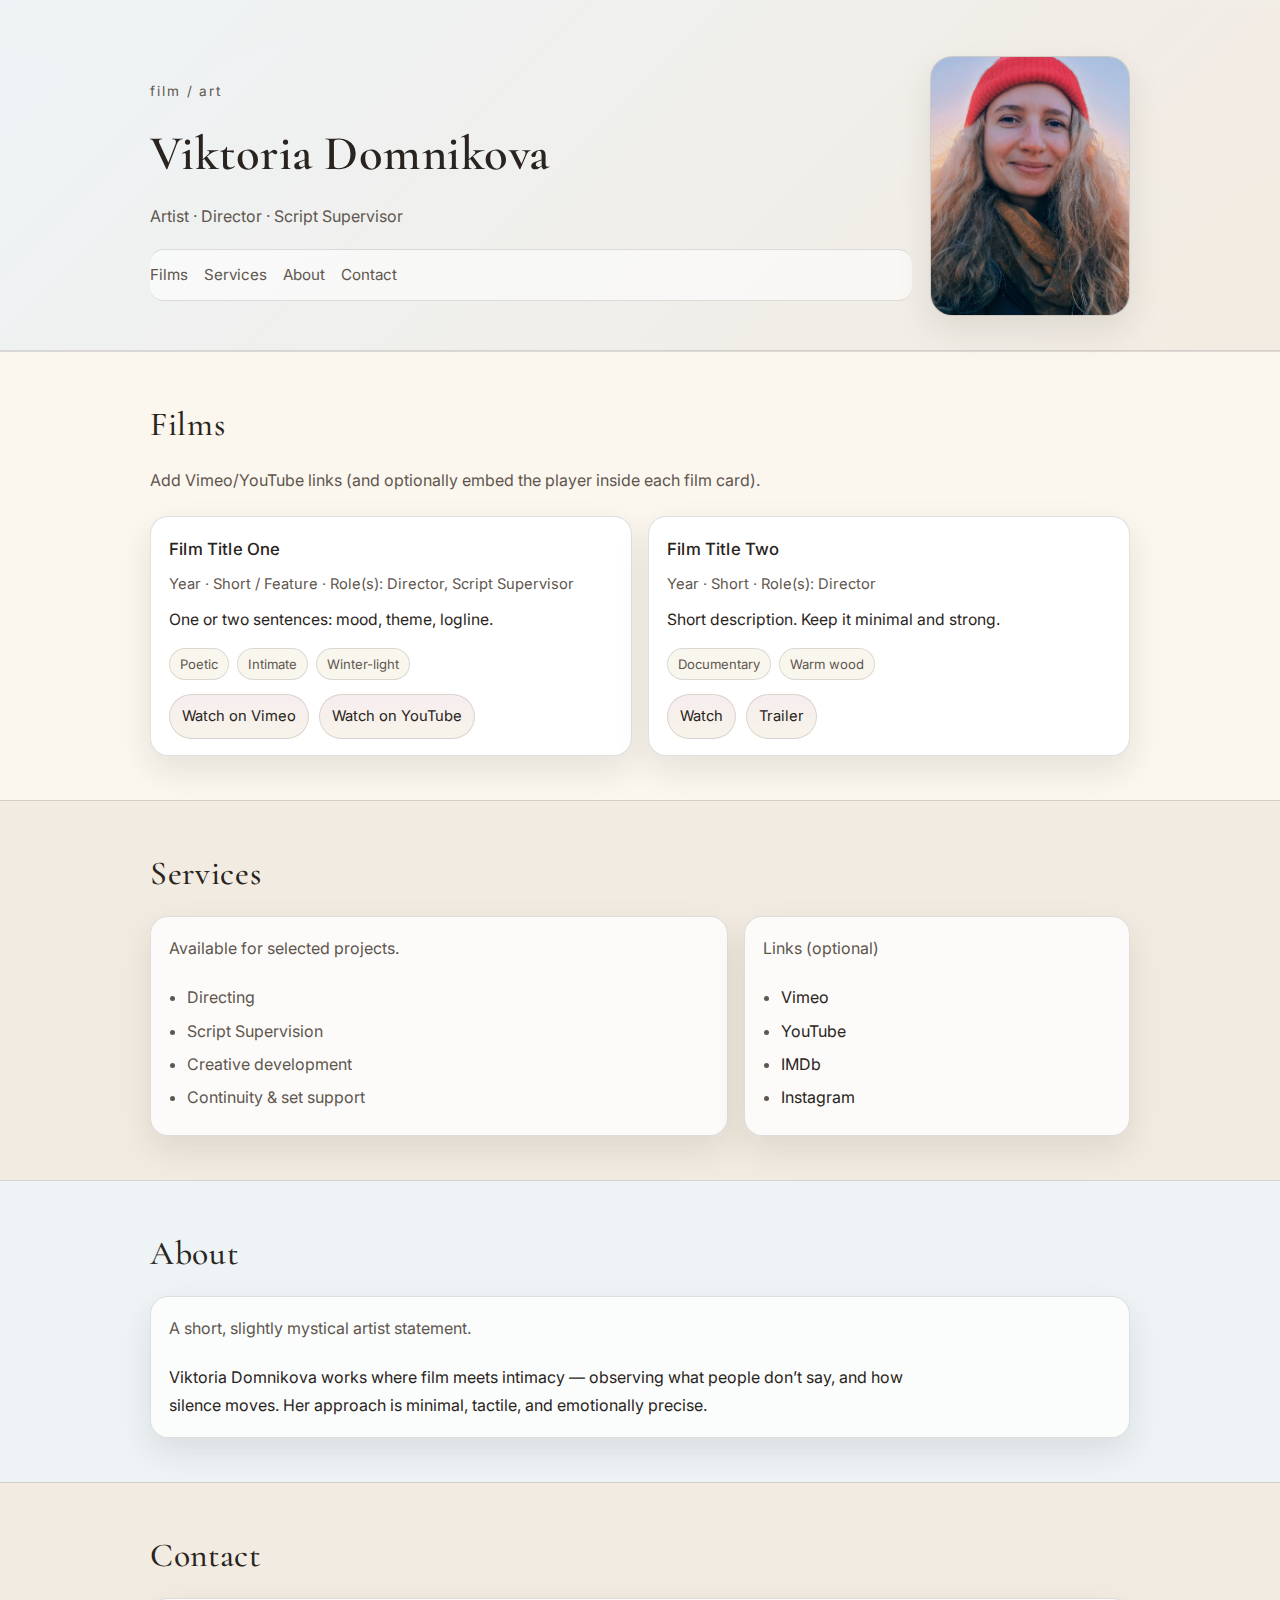
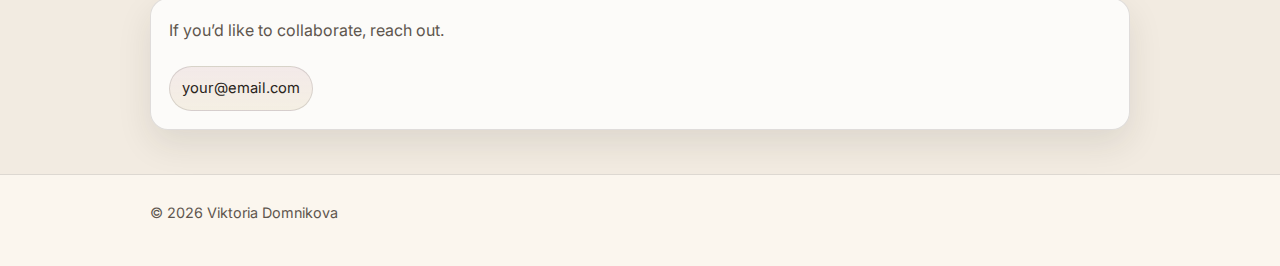
<file: index.html>
<!DOCTYPE html>
<html lang="en">
<head>
  <meta charset="UTF-8" />
  <meta name="viewport" content="width=device-width, initial-scale=1.0" />
  <title>Viktoria Domnikova — film / art</title>

  <link href="https://fonts.googleapis.com/css2?family=Cormorant+Garamond:wght@400;500;600&family=Inter:wght@300;400;500&display=swap" rel="stylesheet">

  <style>
    :root{
      /* Cream / winter / wood + mystical red & gold — bright & readable */
      --cream: #fbf6ee;
      --white: #ffffff;
      --winter: #eef3f6;
      --linen: #f2ebe1;
      --wood: #b08968;
      --red: #8b1f2f;     /* mystical burgundy */
      --gold: #b58b2a;

      --text: #2a2420;    /* warm espresso for readability */
      --muted: #5f564e;
      --line: rgba(42,36,32,0.14);
      --shadow: 0 14px 34px rgba(42,36,32,0.10);
    }

    *{ box-sizing:border-box; }
    html{ scroll-behavior:smooth; }
    body{
      margin:0;
      font-family: Inter, system-ui, -apple-system, Segoe UI, Roboto, sans-serif;
      background:
        radial-gradient(1000px 700px at 10% -10%, rgba(181,139,42,0.12), transparent 55%),
        radial-gradient(1000px 700px at 95% 5%, rgba(139,31,47,0.10), transparent 55%),
        radial-gradient(900px 650px at 70% 120%, rgba(176,137,104,0.12), transparent 55%),
        var(--cream);
      color: var(--text);
      line-height:1.7;
    }

    a{ color: var(--text); text-decoration:none; }
    a:hover{ color: var(--red); }

    .wrap{
      max-width: 1020px;
      margin: 0 auto;
      padding: 0 20px;
    }

    /* HEADER (different background color) */
    header{
      background: linear-gradient(135deg, rgba(238,243,246,0.98), rgba(242,235,225,0.98));
      border-bottom: 1px solid var(--line);
      padding: 56px 0 26px;
    }

    .hero{
      display:flex;
      gap: 18px;
      align-items: center;
      justify-content: space-between;
      flex-wrap: wrap;
    }

    .heroText{ flex: 1 1 520px; min-width: 260px; }

    .kicker{
      color: var(--muted);
      letter-spacing: 0.14em;
      text-transform: lowercase;
      font-size: 0.85rem;
      margin: 0 0 10px;
    }

    h1{
      font-family: "Cormorant Garamond", serif;
      font-weight: 600;
      letter-spacing: 0.01em;
      font-size: clamp(2.4rem, 3.8vw, 3.6rem);
      margin: 0 0 8px;
    }

    .roles{
      color: var(--muted);
      font-size: 1rem;
      margin: 0 0 18px;
    }

    .nav{
      display:flex;
      flex-wrap:wrap;
      gap: 12px 16px;
      padding: 12px 0;
      margin-top: 18px;
      border-top: 1px solid var(--line);
      border-bottom: 1px solid var(--line);
      background: rgba(255,255,255,0.55);
      border-radius: 14px;
    }
    .nav a{
      color: var(--muted);
      font-size: 0.95rem;
    }
    .nav a:hover{ color: var(--red); }

    /* PROFILE IMAGE PLACE (uses your uploaded filename) */
    .avatarWrap{ flex: 0 0 auto; }
    .avatar{
  width: 200px;
  height: 260px;
  border-radius: 22px;
  object-fit: cover;
  border: 1px solid var(--line);
  box-shadow: var(--shadow);
  background: rgba(42,36,32,0.04);
}

    /* SECTION BANDS (multiple colors visible) */
    section{ padding: 44px 0; }
    .bandA{ background: var(--cream); border-top: 1px solid var(--line); }
    .bandB{ background: var(--linen); border-top: 1px solid var(--line); }
    .bandC{ background: var(--winter); border-top: 1px solid var(--line); }

    h2{
      font-family: "Cormorant Garamond", serif;
      font-weight: 500;
      letter-spacing: 0.02em;
      font-size: 2.1rem;
      margin: 0 0 14px;
    }

    .sub{
      color: var(--muted);
      margin: 0 0 22px;
      max-width: 74ch;
    }

    .grid{
      display:grid;
      grid-template-columns: repeat(12, 1fr);
      gap: 16px;
    }

    .card{
      grid-column: span 6;
      background: var(--white);
      border: 1px solid var(--line);
      border-radius: 18px;
      padding: 18px 18px 16px;
      box-shadow: var(--shadow);
      min-height: 180px;
    }
    @media (max-width: 860px){ .card{ grid-column: span 12; } }

    .card h3{
      margin: 0 0 8px;
      font-size: 1.05rem;
      font-weight: 500;
      letter-spacing: 0.01em;
    }

    .meta{
      color: var(--muted);
      font-size: 0.92rem;
      margin: 0 0 10px;
    }

    .desc{
      margin: 0 0 14px;
      font-size: 0.98rem;
    }

    .tags{
      display:flex;
      flex-wrap:wrap;
      gap: 8px;
      margin: 0 0 14px;
      padding: 0;
      list-style:none;
    }
    .tags li{
      color: var(--muted);
      font-size: 0.82rem;
      border: 1px solid var(--line);
      padding: 4px 10px;
      border-radius: 999px;
      background: rgba(181,139,42,0.08);
    }

    .btns{
      display:flex;
      flex-wrap:wrap;
      gap: 10px;
      margin-top: 8px;
    }

    .btn{
      display:inline-flex;
      align-items:center;
      gap: 8px;
      padding: 9px 12px;
      border-radius: 999px;
      border: 1px solid var(--line);
      color: var(--text);
      background: linear-gradient(180deg, rgba(139,31,47,0.08), rgba(181,139,42,0.10));
      font-size: 0.92rem;
    }
    .btn:hover{
      background: linear-gradient(180deg, rgba(139,31,47,0.12), rgba(181,139,42,0.14));
      color: var(--text);
    }

    .panel{
      background: rgba(255,255,255,0.78);
      border: 1px solid var(--line);
      border-radius: 18px;
      padding: 18px;
      box-shadow: var(--shadow);
    }

    .twoCol{
      display:grid;
      grid-template-columns: 1.2fr 0.8fr;
      gap: 16px;
      align-items: start;
    }
    @media (max-width: 860px){ .twoCol{ grid-template-columns: 1fr; } }

    .list{
      margin: 0;
      padding-left: 18px;
      color: var(--muted);
    }
    .list li{ margin: 6px 0; }

    .embed{
      margin-top: 12px;
      border-radius: 14px;
      overflow: hidden;
      border: 1px solid var(--line);
      background: rgba(42,36,32,0.05);
    }
    .embed iframe{
      width: 100%;
      height: 315px;
      border: 0;
      display:block;
    }

    footer{
      border-top: 1px solid var(--line);
      padding: 26px 0 40px;
      color: var(--muted);
      font-size: 0.9rem;
      background: var(--cream);
    }
  </style>
</head>

<body>
  <header>
    <div class="wrap">
      <div class="hero">
        <div class="heroText">
          <p class="kicker">film / art</p>
          <h1>Viktoria Domnikova</h1>
          <p class="roles">Artist · Director · Script Supervisor</p>

          <nav class="nav" aria-label="Primary navigation">
            <a href="#films">Films</a>
            <a href="#services">Services</a>
            <a href="#about">About</a>
            <a href="#contact">Contact</a>
          </nav>
        </div>

        <div class="avatarWrap">
          <!-- This uses your uploaded filename exactly -->
          <img class="avatar" src="IMG-20250127-WA0023.jpg" alt="Viktoria Domnikova portrait" />
        </div>
      </div>
    </div>
  </header>

  <section id="films" class="bandA">
    <div class="wrap">
      <h2>Films</h2>
      <p class="sub">Add Vimeo/YouTube links (and optionally embed the player inside each film card).</p>

      <div class="grid">
        <!-- FILM CARD — duplicate this <article> for each film -->
        <article class="card">
          <h3>Film Title One</h3>
          <p class="meta">Year · Short / Feature · Role(s): Director, Script Supervisor</p>
          <p class="desc">One or two sentences: mood, theme, logline.</p>

          <ul class="tags">
            <li>Poetic</li>
            <li>Intimate</li>
            <li>Winter-light</li>
          </ul>

          <div class="btns">
            <a class="btn" href="https://vimeo.com/" target="_blank" rel="noopener noreferrer">Watch on Vimeo</a>
            <a class="btn" href="https://youtube.com/" target="_blank" rel="noopener noreferrer">Watch on YouTube</a>
          </div>

          <!-- OPTIONAL EMBED:
               YouTube: https://www.youtube.com/embed/VIDEO_ID
               Vimeo:   https://player.vimeo.com/video/VIDEO_ID
          -->
          <!--
          <div class="embed">
            <iframe
              src="https://player.vimeo.com/video/VIDEO_ID"
              title="Film Title One"
              allow="autoplay; fullscreen; picture-in-picture"
              allowfullscreen></iframe>
          </div>
          -->
        </article>

        <article class="card">
          <h3>Film Title Two</h3>
          <p class="meta">Year · Short · Role(s): Director</p>
          <p class="desc">Short description. Keep it minimal and strong.</p>

          <ul class="tags">
            <li>Documentary</li>
            <li>Warm wood</li>
          </ul>

          <div class="btns">
            <a class="btn" href="https://vimeo.com/" target="_blank" rel="noopener noreferrer">Watch</a>
            <a class="btn" href="#" target="_blank" rel="noopener noreferrer">Trailer</a>
          </div>
        </article>
      </div>
    </div>
  </section>

  <section id="services" class="bandB">
    <div class="wrap">
      <h2>Services</h2>
      <div class="twoCol">
        <div class="panel">
          <p class="sub" style="margin-top:0;">Available for selected projects.</p>
          <ul class="list">
            <li>Directing</li>
            <li>Script Supervision</li>
            <li>Creative development</li>
            <li>Continuity & set support</li>
          </ul>
        </div>

        <div class="panel">
          <p class="sub" style="margin-top:0;">Links (optional)</p>
          <ul class="list">
            <li><a href="#" target="_blank" rel="noopener noreferrer">Vimeo</a></li>
            <li><a href="#" target="_blank" rel="noopener noreferrer">YouTube</a></li>
            <li><a href="#" target="_blank" rel="noopener noreferrer">IMDb</a></li>
            <li><a href="#" target="_blank" rel="noopener noreferrer">Instagram</a></li>
          </ul>
        </div>
      </div>
    </div>
  </section>

  <section id="about" class="bandC">
    <div class="wrap">
      <h2>About</h2>
      <div class="panel">
        <p class="sub" style="margin-top:0;">A short, slightly mystical artist statement.</p>
        <p style="margin:0; max-width: 78ch;">
          Viktoria Domnikova works where film meets intimacy — observing what people don’t say, and how silence moves.
          Her approach is minimal, tactile, and emotionally precise.
        </p>
      </div>
    </div>
  </section>

  <section id="contact" class="bandB">
    <div class="wrap">
      <h2>Contact</h2>
      <div class="panel">
        <p class="sub" style="margin-top:0;">If you’d like to collaborate, reach out.</p>
        <p style="margin:0;">
          <a class="btn" href="mailto:your@email.com">your@email.com</a>
        </p>
      </div>
    </div>
  </section>

  <footer>
    <div class="wrap">
      © <span id="y"></span> Viktoria Domnikova
    </div>
  </footer>

  <script>
    document.getElementById("y").textContent = new Date().getFullYear();
  </script>
</body>
</html>
</file>
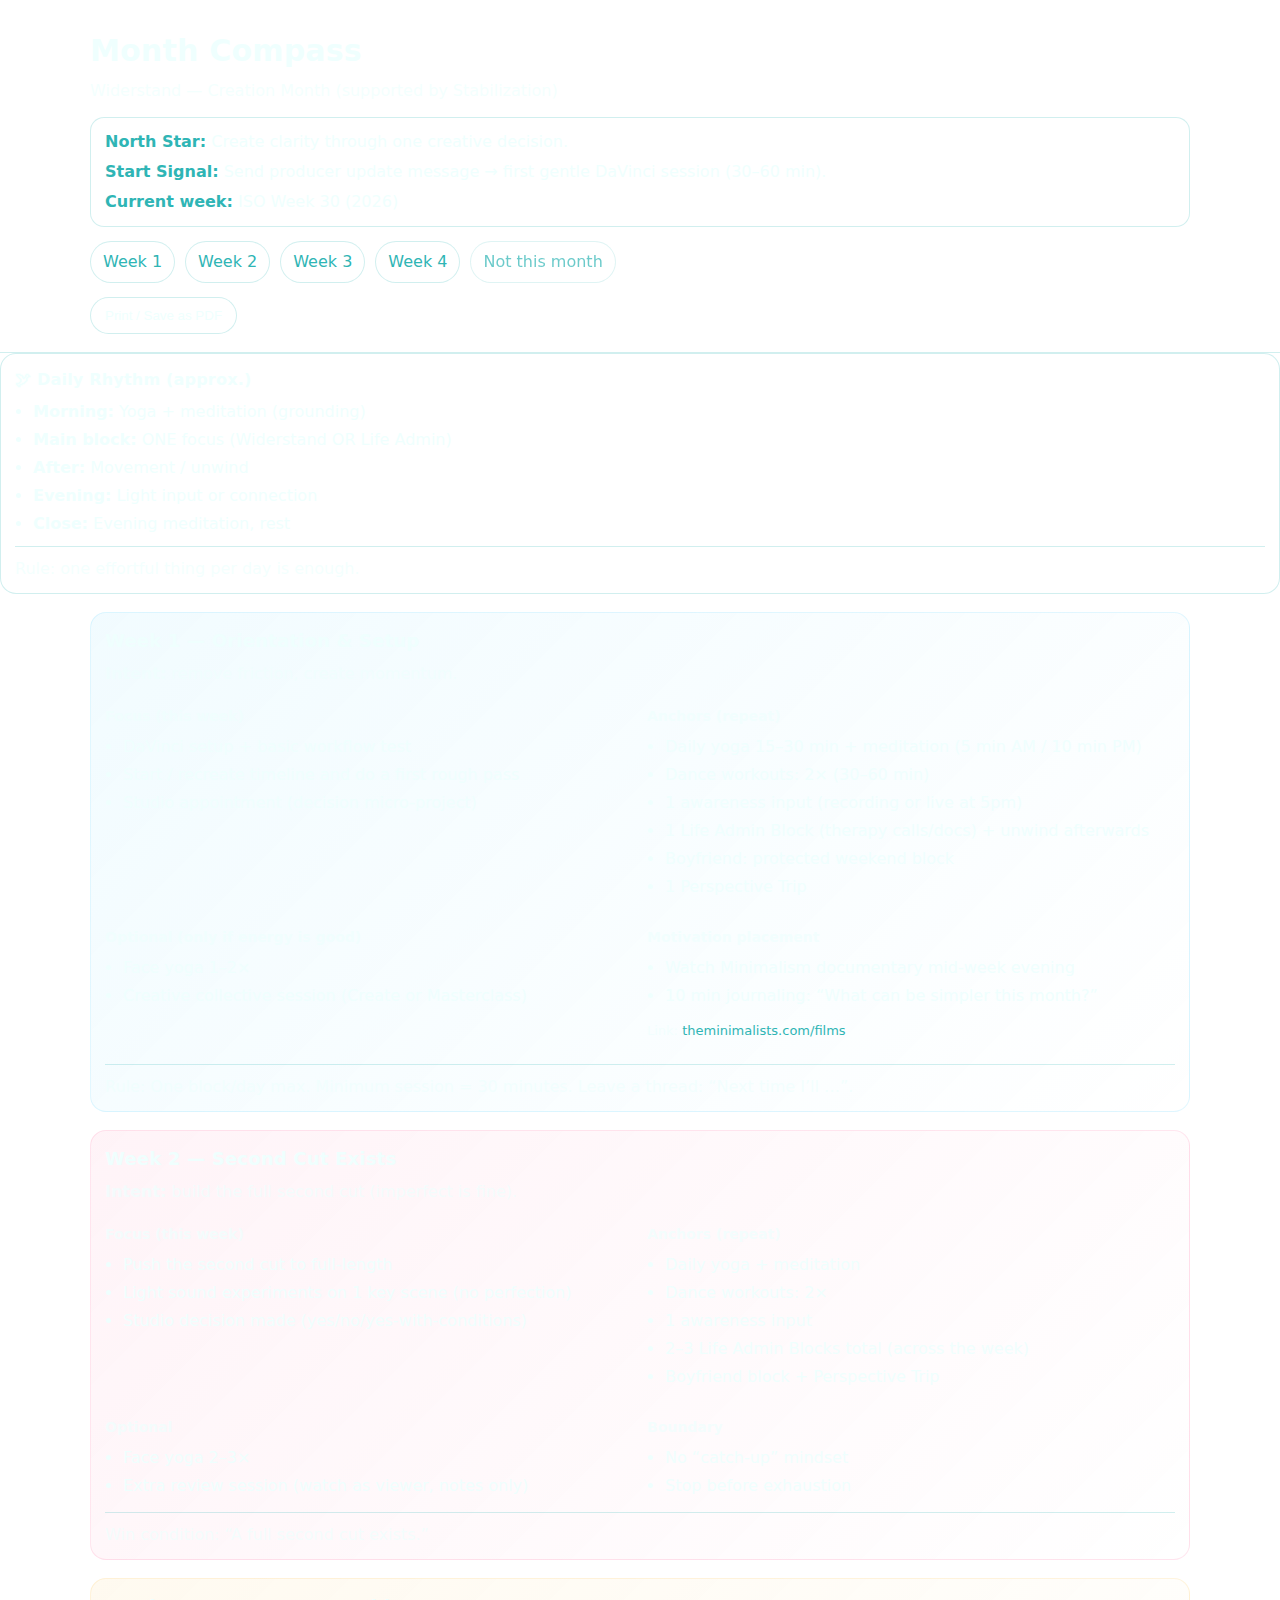
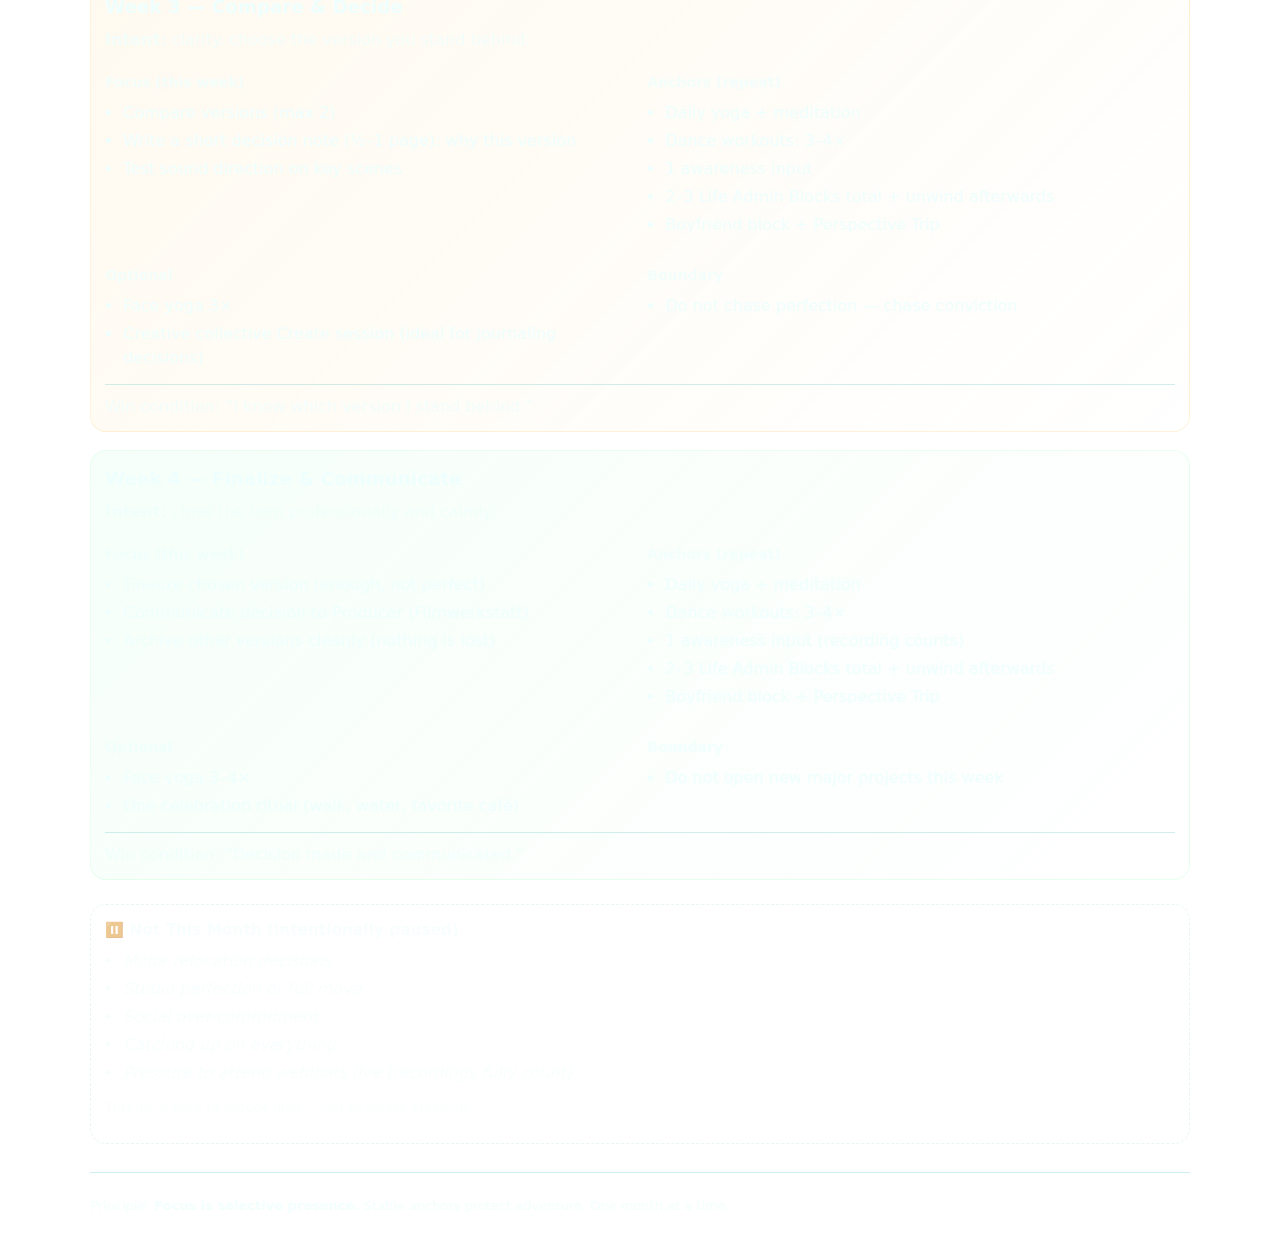
<file: compass.html>
<!doctype html>
<html lang="en">
<head>
  <meta charset="utf-8" />
  <meta name="viewport" content="width=device-width, initial-scale=1" />
  <title>Month Compass — Widerstand</title>
  <link rel="stylesheet" href="./styles.css">
</head>
<body>
  <header class="top">
    <div class="wrap">
      <h1>Month Compass</h1>
      <p class="subtitle">Widerstand — Creation Month (supported by Stabilization)</p>

      <div class="meta">
        <span><strong>North Star:</strong> Create clarity through one creative decision.</span>
        <span><strong>Start Signal:</strong> Send producer update message → first gentle DaVinci session (30–60 min).</span>
        <span><strong>Current week:</strong> <span id="week-label">…</span></span>
      </div>

      <nav class="week-nav noprint" aria-label="Week navigation">
        <a href="#week1">Week 1</a>
        <a href="#week2">Week 2</a>
        <a href="#week3">Week 3</a>
        <a href="#week4">Week 4</a>
        <a href="#paused" class="muted-link">Not this month</a>
      </nav>

      <div class="actions noprint">
        <button onclick="window.print()">Print / Save as PDF</button>
      </div>
    </div>
  </header>
<section class="card">
  <h2>🕊 Daily Rhythm (approx.)</h2>
  <ul>
    <li><strong>Morning:</strong> Yoga + meditation (grounding)</li>
    <li><strong>Main block:</strong> ONE focus (Widerstand OR Life Admin)</li>
    <li><strong>After:</strong> Movement / unwind</li>
    <li><strong>Evening:</strong> Light input or connection</li>
    <li><strong>Close:</strong> Evening meditation, rest</li>
  </ul>
  <p class="note">Rule: one effortful thing per day is enough.</p>
</section>

  <main class="wrap stack">

    <!-- WEEK 1 -->
    <section id="week1" class="week card week-1">
      <h2>Week 1 — Orientation & Setup</h2>
      <p class="week-intent"><strong>Intent:</strong> remove friction, create momentum.</p>

      <div class="week-grid">
        <div>
          <h3>Focus (this week)</h3>
          <ul>
            <li>DaVinci setup + basic workflow test</li>
            <li>Start / recreate timeline and do a first rough pass</li>
            <li>Studio appointment (decision micro-project)</li>
          </ul>
        </div>

        <div>
          <h3>Anchors (repeat)</h3>
          <ul>
            <li>Daily yoga 15–30 min + meditation (5 min AM / 10 min PM)</li>
            <li>Dance workouts: 2× (30–60 min)</li>
            <li>1 awareness input (recording or live at 5pm)</li>
            <li>1 Life Admin Block (therapy calls/docs) + unwind afterwards</li>
            <li>Boyfriend: protected weekend block</li>
            <li>1 Perspective Trip</li>
          </ul>
        </div>

        <div>
          <h3>Optional (only if energy is good)</h3>
          <ul>
            <li>Face yoga 1–2×</li>
            <li>Creative collective session (Create or Masterclass)</li>
          </ul>
        </div>

        <div>
          <h3>Motivation placement</h3>
          <ul>
            <li>Watch Minimalism documentary mid-week evening</li>
            <li>10 min journaling: “What can be simpler this month?”</li>
          </ul>
          <p class="small">
            Link: <a href="https://www.theminimalists.com/films/" target="_blank" rel="noreferrer">theminimalists.com/films</a>
          </p>
        </div>
      </div>

      <p class="note">Rule: One block/day max. Minimum session = 30 minutes. Leave a thread: “Next time I’ll …”.</p>
    </section>

    <!-- WEEK 2 -->
    <section id="week2" class="week card week-2">
      <h2>Week 2 — Second Cut Exists</h2>
      <p class="week-intent"><strong>Intent:</strong> build the full second cut (imperfect is fine).</p>

      <div class="week-grid">
        <div>
          <h3>Focus (this week)</h3>
          <ul>
            <li>Push the second cut to full-length</li>
            <li>Light sound experiments on 1 key scene (no perfection)</li>
            <li>Studio decision made (yes/no/yes-with-conditions)</li>
          </ul>
        </div>

        <div>
          <h3>Anchors (repeat)</h3>
          <ul>
            <li>Daily yoga + meditation</li>
            <li>Dance workouts: 2×</li>
            <li>1 awareness input</li>
            <li>2–3 Life Admin Blocks total (across the week)</li>
            <li>Boyfriend block + Perspective Trip</li>
          </ul>
        </div>

        <div>
          <h3>Optional</h3>
          <ul>
            <li>Face yoga 2–3×</li>
            <li>Extra review session (watch as viewer, notes only)</li>
          </ul>
        </div>

        <div>
          <h3>Boundary</h3>
          <ul>
            <li>No “catch-up” mindset</li>
            <li>Stop before exhaustion</li>
          </ul>
        </div>
      </div>

      <p class="note">Win condition: “A full second cut exists.”</p>
    </section>

    <!-- WEEK 3 -->
    <section id="week3" class="week card week-3">
      <h2>Week 3 — Compare & Decide</h2>
      <p class="week-intent"><strong>Intent:</strong> clarity. choose the version you stand behind.</p>

      <div class="week-grid">
        <div>
          <h3>Focus (this week)</h3>
          <ul>
            <li>Compare versions (max 2)</li>
            <li>Write a short decision note (½–1 page): why this version</li>
            <li>Test sound direction on key scenes</li>
          </ul>
        </div>

        <div>
          <h3>Anchors (repeat)</h3>
          <ul>
            <li>Daily yoga + meditation</li>
            <li>Dance workouts: 3–4×</li>
            <li>1 awareness input</li>
            <li>2–3 Life Admin Blocks total + unwind afterwards</li>
            <li>Boyfriend block + Perspective Trip</li>
          </ul>
        </div>

        <div>
          <h3>Optional</h3>
          <ul>
            <li>Face yoga 3×</li>
            <li>Creative collective Create session (ideal for journaling decisions)</li>
          </ul>
        </div>

        <div>
          <h3>Boundary</h3>
          <ul>
            <li>Do not chase perfection — chase conviction</li>
          </ul>
        </div>
      </div>

      <p class="note">Win condition: “I know which version I stand behind.”</p>
    </section>

    <!-- WEEK 4 -->
    <section id="week4" class="week card week-4">
      <h2>Week 4 — Finalize & Communicate</h2>
      <p class="week-intent"><strong>Intent:</strong> close the loop professionally and calmly.</p>

      <div class="week-grid">
        <div>
          <h3>Focus (this week)</h3>
          <ul>
            <li>Finalize chosen version (enough, not perfect)</li>
            <li>Communicate decision to Producer (Filmwerkstatt)</li>
            <li>Archive other versions cleanly (nothing is lost)</li>
          </ul>
        </div>

        <div>
          <h3>Anchors (repeat)</h3>
          <ul>
            <li>Daily yoga + meditation</li>
            <li>Dance workouts: 3–4×</li>
            <li>1 awareness input (recording counts)</li>
            <li>2–3 Life Admin Blocks total + unwind afterwards</li>
            <li>Boyfriend block + Perspective Trip</li>
          </ul>
        </div>

        <div>
          <h3>Optional</h3>
          <ul>
            <li>Face yoga 3–4×</li>
            <li>One celebration ritual (walk, water, favorite café)</li>
          </ul>
        </div>

        <div>
          <h3>Boundary</h3>
          <ul>
            <li>Do not open new major projects this week</li>
          </ul>
        </div>
      </div>

      <p class="note">Win condition: “Decision made and communicated.”</p>
    </section>

    <!-- PAUSED -->
    <section id="paused" class="card muted paused">
      <h2>⏸️ Not This Month (intentionally paused)</h2>
      <ul>
        <li>Major relocation decisions</li>
        <li>Studio perfection or full move</li>
        <li>Social over-commitment</li>
        <li>Catching up on everything</li>
        <li>Pressure to attend webinars live (recordings fully count)</li>
      </ul>
      <p class="small">This list is here to reduce guilt — not to create pressure.</p>
    </section>

  </main>

  <footer class="wrap footer">
    <p class="small">
      Principle: <strong>Focus is selective presence.</strong> Stable anchors protect adventure. One month at a time.
    </p>
  </footer>

  <script>
    // Week label: ISO week number (more accurate than a simple week calc)
    function getISOWeek(date) {
      const d = new Date(Date.UTC(date.getFullYear(), date.getMonth(), date.getDate()));
      const dayNum = d.getUTCDay() || 7;
      d.setUTCDate(d.getUTCDate() + 4 - dayNum);
      const yearStart = new Date(Date.UTC(d.getUTCFullYear(), 0, 1));
      return Math.ceil((((d - yearStart) / 86400000) + 1) / 7);
    }
    const now = new Date();
    document.getElementById("week-label").textContent = `ISO Week ${getISOWeek(now)} (${now.getFullYear()})`;
  </script>
</body>
</html>
</file>
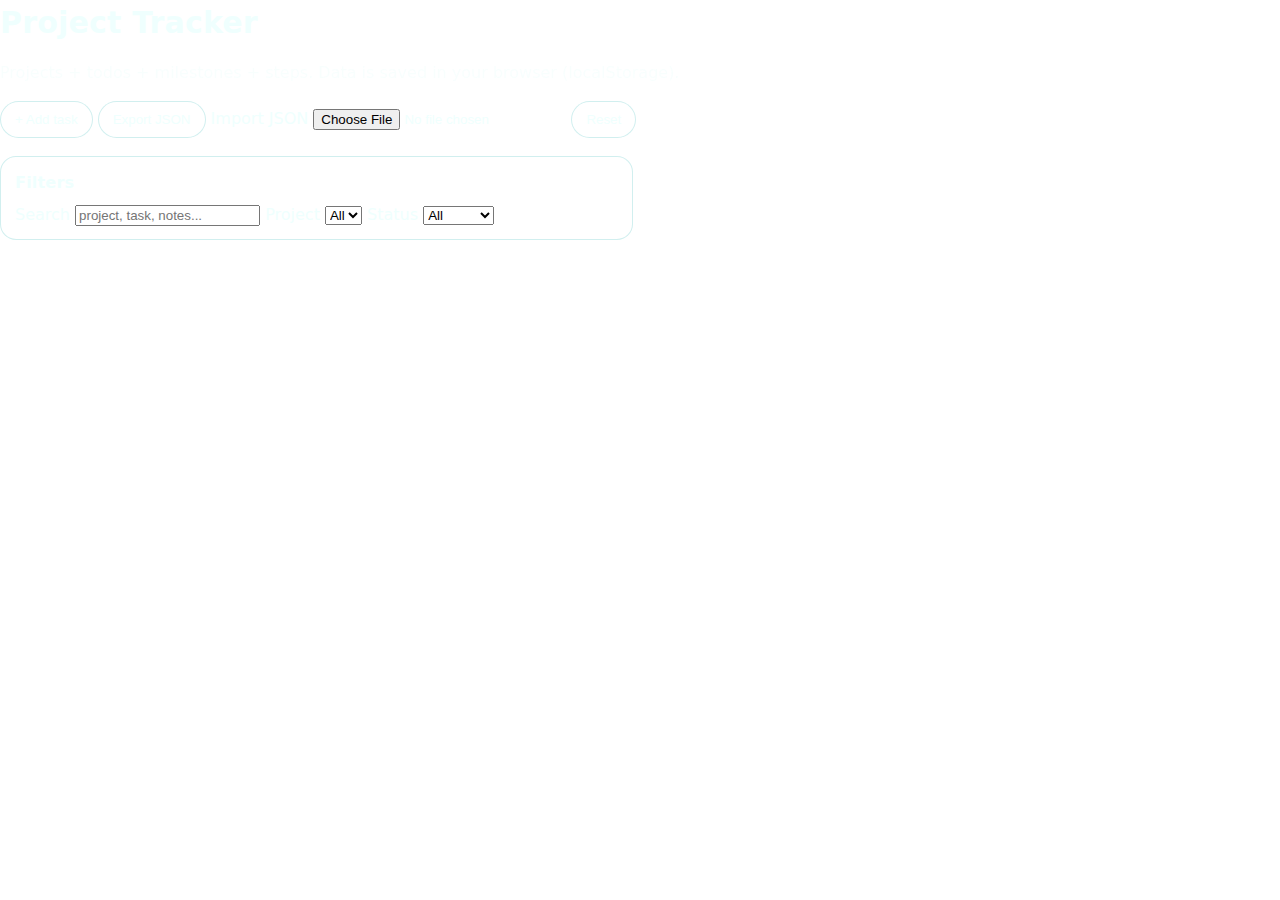
<file: projekttracker.html>
<!doctype html>
<html lang="en">
<head>
  <meta charset="utf-8" />
  <meta name="viewport" content="width=device-width,initial-scale=1" />
  <title>Project Tracker</title>
  <link rel="stylesheet" href="styles.css" />
</head>
<body>
  <header class="container">
    <h1>Project Tracker</h1>
    <p class="muted">Projects + todos + milestones + steps. Data is saved in your browser (localStorage).</p>

    <div class="toolbar">
      <button id="addRowBtn">+ Add task</button>
      <button id="exportBtn">Export JSON</button>
      <label class="file">
        Import JSON
        <input id="importInput" type="file" accept="application/json" />
      </label>
      <button id="resetBtn" class="danger">Reset</button>
    </div>
  </header>

  <main class="container grid">
    <section class="card">
      <div class="card-head">
        <h2>Filters</h2>
      </div>

      <div class="filters">
        <label>
          Search
          <input id="searchInput" type="search" placeholder="project, task, notes..." />
        </label>

        <label>
          Project
          <select id="projectFilter">
            <option value="">All</option>
          </select>
        </label>

        <label>
          Status
          <select id="statusFilter">
            <option value="">All</option>
            <option>offen</option>
            <option>in Arbeit</option>
            <option>wartet</option>
            <option>blockier
</file>
<file: styles.css>
:root{
  --accent: #2FB5B5;           /* your chosen teal */
  --accent2: #7BE7E7;          /* airy highlight */
  --accent3: #B8FFF2;          /* sea-foam glow */
  --bg: #041a1c;               /* deep ocean but cleaner */
  --surface: rgba(255,255,255,.07);
  --surface2: rgba(255,255,255,.10);
  --text: #EFFFFE;             /* brighter readable */
  --muted: rgba(239,255,254,.74);
  --line: rgba(47,181,181,.22);
}

* { box-sizing: border-box; }
body{
  margin:0;
  font-family: system-ui, -apple-system, Segoe UI, Roboto, Arial, sans-serif;
 body{
  margin:0;
  font-family: system-ui, -apple-system, Segoe UI, Roboto, Arial, sans-serif;
  background:
    radial-gradient(900px 500px at 20% 10%, rgba(47,181,181,.28), transparent 60%),
    radial-gradient(700px 420px at 80% 18%, rgba(123,231,231,.18), transparent 55%),
    radial-gradient(900px 600px at 60% 90%, rgba(184,255,242,.10), transparent 55%),
    linear-gradient(180deg, rgba(255,255,255,.04), transparent 30%),
    var(--bg);
  color: var(--text);
  line-height: 1.5;
}

  color: var(--text);
  line-height: 1.5;
}

.wrap{
  width: min(1100px, calc(100% - 32px));
  margin: 0 auto;
}

.top{
  padding: 28px 0 18px;
  border-bottom: 1px solid var(--line);
}
h1{
  margin: 0 0 6px;
  font-size: 30px;
  letter-spacing: .2px;
}
.subtitle{
  margin: 0 0 14px;
  color: var(--muted);
}
.meta{
  display: grid;
  gap: 6px;
  padding: 12px 14px;
  border: 1px solid var(--line);
  background: rgba(255,255,255,.03);
  border-radius: 14px;
}
.meta strong{ color: var(--accent); }

.actions{
  margin-top: 14px;
}
button{
  border: 1px solid var(--line);
  background: rgba(255,255,255,.04);
  color: var(--text);
  border-radius: 999px;
  padding: 10px 14px;
  cursor: pointer;
}
button:hover{
  background: rgba(255,255,255,.07);
}

.grid{
  padding: 18px 0 28px;
  display: grid;
  gap: 14px;
  grid-template-columns: repeat(2, minmax(0,1fr));
}
@media (max-width: 860px){
  .grid{ grid-template-columns: 1fr; }
}

.card{
  border: 1px solid var(--line);
  background: rgba(255,255,255,.03);
  border-radius: 16px;
  padding: 14px 14px 12px;
}
.card h2{
  margin: 0 0 8px;
  font-size: 16px;
  letter-spacing: .2px;
}
.card h3{
  margin: 10px 0 6px;
  font-size: 14px;
  color: var(--muted);
}
ul, ol{
  margin: 8px 0 0 18px;
  padding: 0;
}
li{ margin: 4px 0; }
.note{
  margin: 10px 0 0;
  color: var(--muted);
  border-top: 1px solid var(--line);
  padding-top: 10px;
}
.small{
  color: var(--muted);
  font-size: 13px;
}
a{ color: var(--accent); text-decoration: none; }
a:hover{ text-decoration: underline; }

.cols{
  display: grid;
  gap: 14px;
  grid-template-columns: repeat(2, minmax(0,1fr));
}
@media (max-width: 860px){
  .cols{ grid-template-columns: 1fr; }
}

.footer{
  padding: 10px 0 22px;
  border-top: 1px solid var(--line);
}

/* Print */
@media print {
  :root{ --bg:#fff; --text:#000; --muted:#222; --line:#ddd; --card:#fff; --accent:#000; }
  body{ background: #fff; color:#000; }
  .noprint{ display:none !important; }
  .card{ background:#fff; border:1px solid #ddd; }
  a{ color:#000; text-decoration: underline; }
  .grid{ gap: 10px; }
}
/* Weekly focus simplification */
.week h2 {
  font-size: 18px;
}

.optional {
  opacity: 0.85;
  border-style: dashed;
}

.muted {
  opacity: 0.45;
  filter: grayscale(40%);
}

.muted h2 {
  font-size: 15px;
}

.muted ul {
  font-style: italic;
}
/* ===== 4-WEEK STACK + NAV (append at end) ===== */

/* Stack weeks vertically (scroll) */
.stack{
  padding: 18px 0 28px;
  display: grid;
  gap: 18px;
}

/* Week navigation menu */
.week-nav{
  margin-top: 14px;
  display: flex;
  flex-wrap: wrap;
  gap: 10px;
}
.week-nav a{
  border: 1px solid var(--line);
  background: rgba(255,255,255,.04);
  padding: 8px 12px;
  border-radius: 999px;
}
.week-nav a:hover{
  background: rgba(255,255,255,.08);
}
.week-nav .muted-link{
  opacity: .7;
}

/* Week layout inside each card */
.week-grid{
  margin-top: 10px;
  display: grid;
  gap: 14px;
  grid-template-columns: repeat(2, minmax(0,1fr));
}
@media (max-width: 860px){
  .week-grid{ grid-template-columns: 1fr; }
}

.week-intent{
  margin: 6px 0 0;
  color: var(--muted);
}

/* Make each week visually separate */
.week-1{
  border-color: rgba(123,220,255,.22);
  background: linear-gradient(135deg, rgba(123,220,255,.10), rgba(255,255,255,.02));
}
.week-2{
  border-color: rgba(255,143,182,.22);
  background: linear-gradient(135deg, rgba(255,143,182,.10), rgba(255,255,255,.02));
}
.week-3{
  border-color: rgba(255,206,107,.22);
  background: linear-gradient(135deg, rgba(255,206,107,.10), rgba(255,255,255,.02));
}
.week-4{
  border-color: rgba(166,255,195,.22);
  background: linear-gradient(135deg, rgba(166,255,195,.10), rgba(255,255,255,.02));
}

/* Muted paused section: strong separation but readable */
.paused{
  margin-top: 6px;
  border-style: dashed;
}

/* Override earlier muted opacity so it’s not too faint */
.muted{
  opacity: 0.55;
  filter: grayscale(35%);
}

/* Print: keep nav hidden */
@media print {
  .week-nav { display: none !important; }
}
</file>
